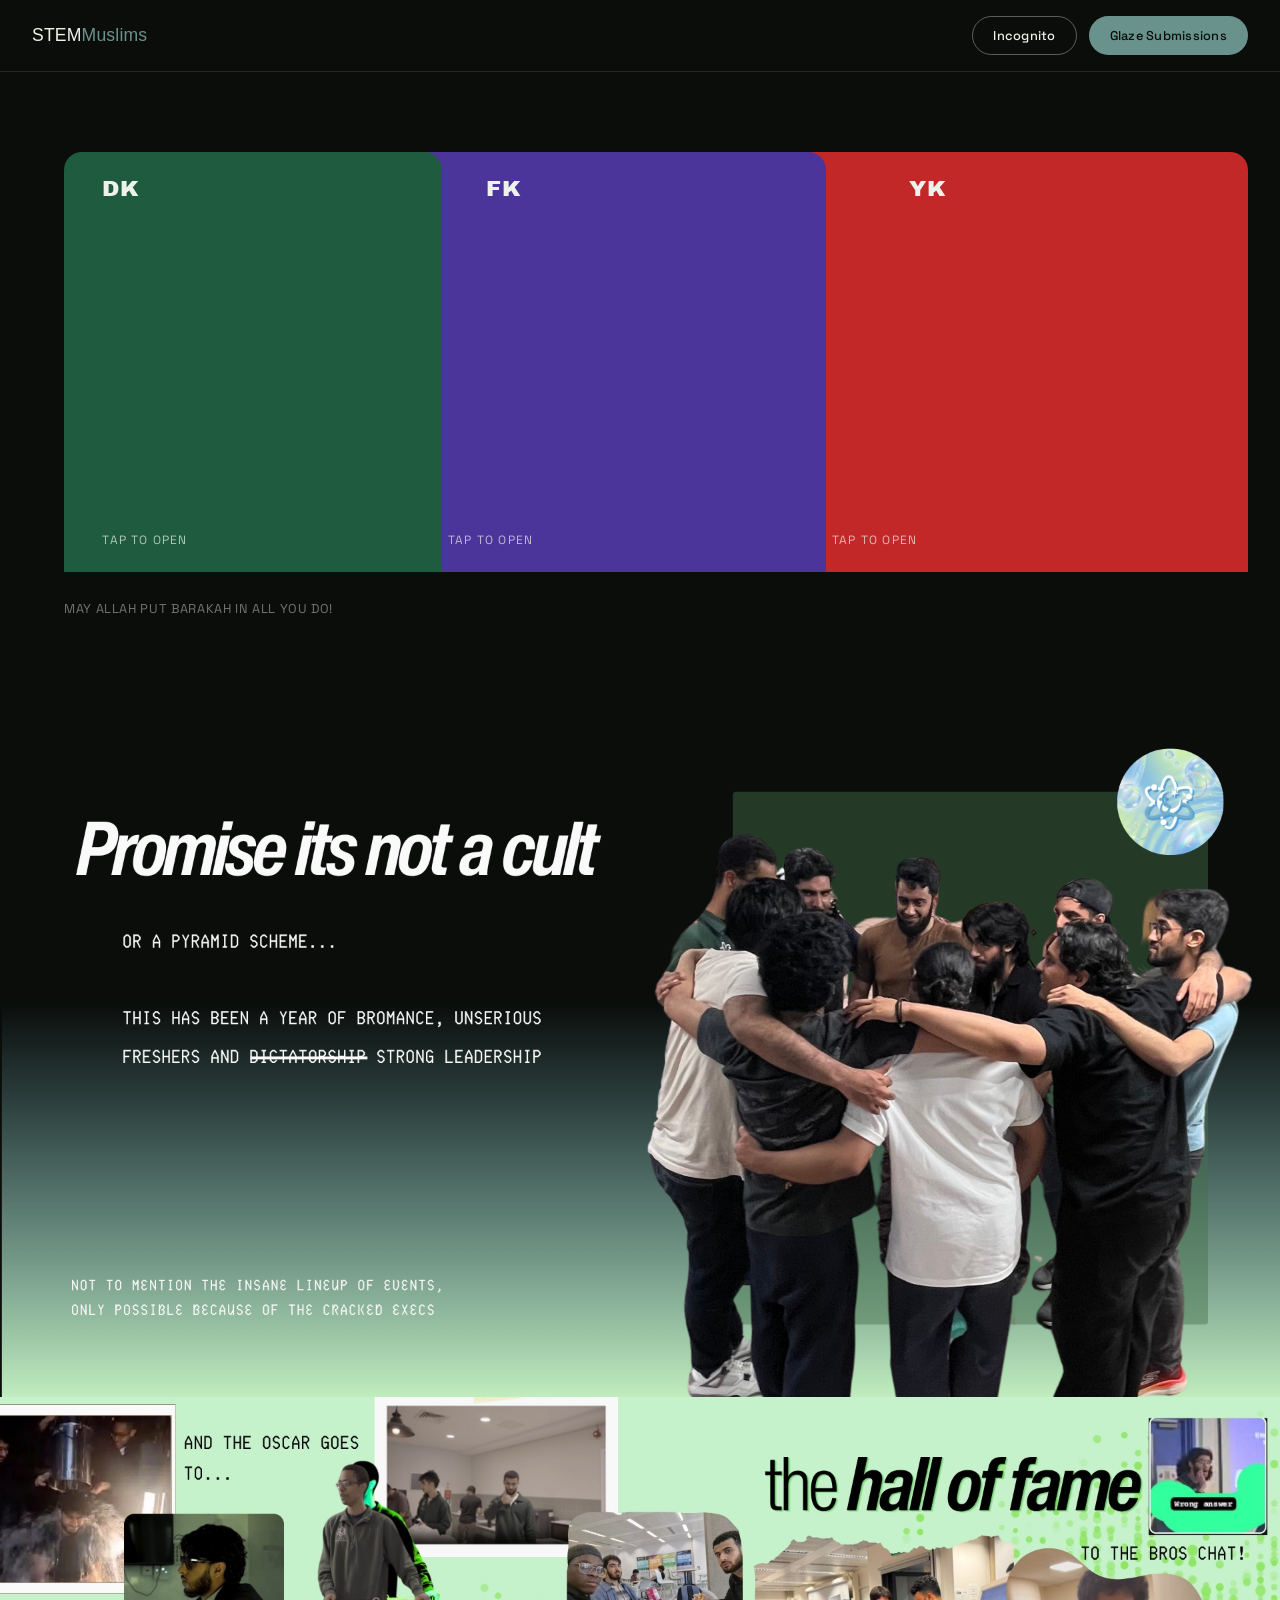
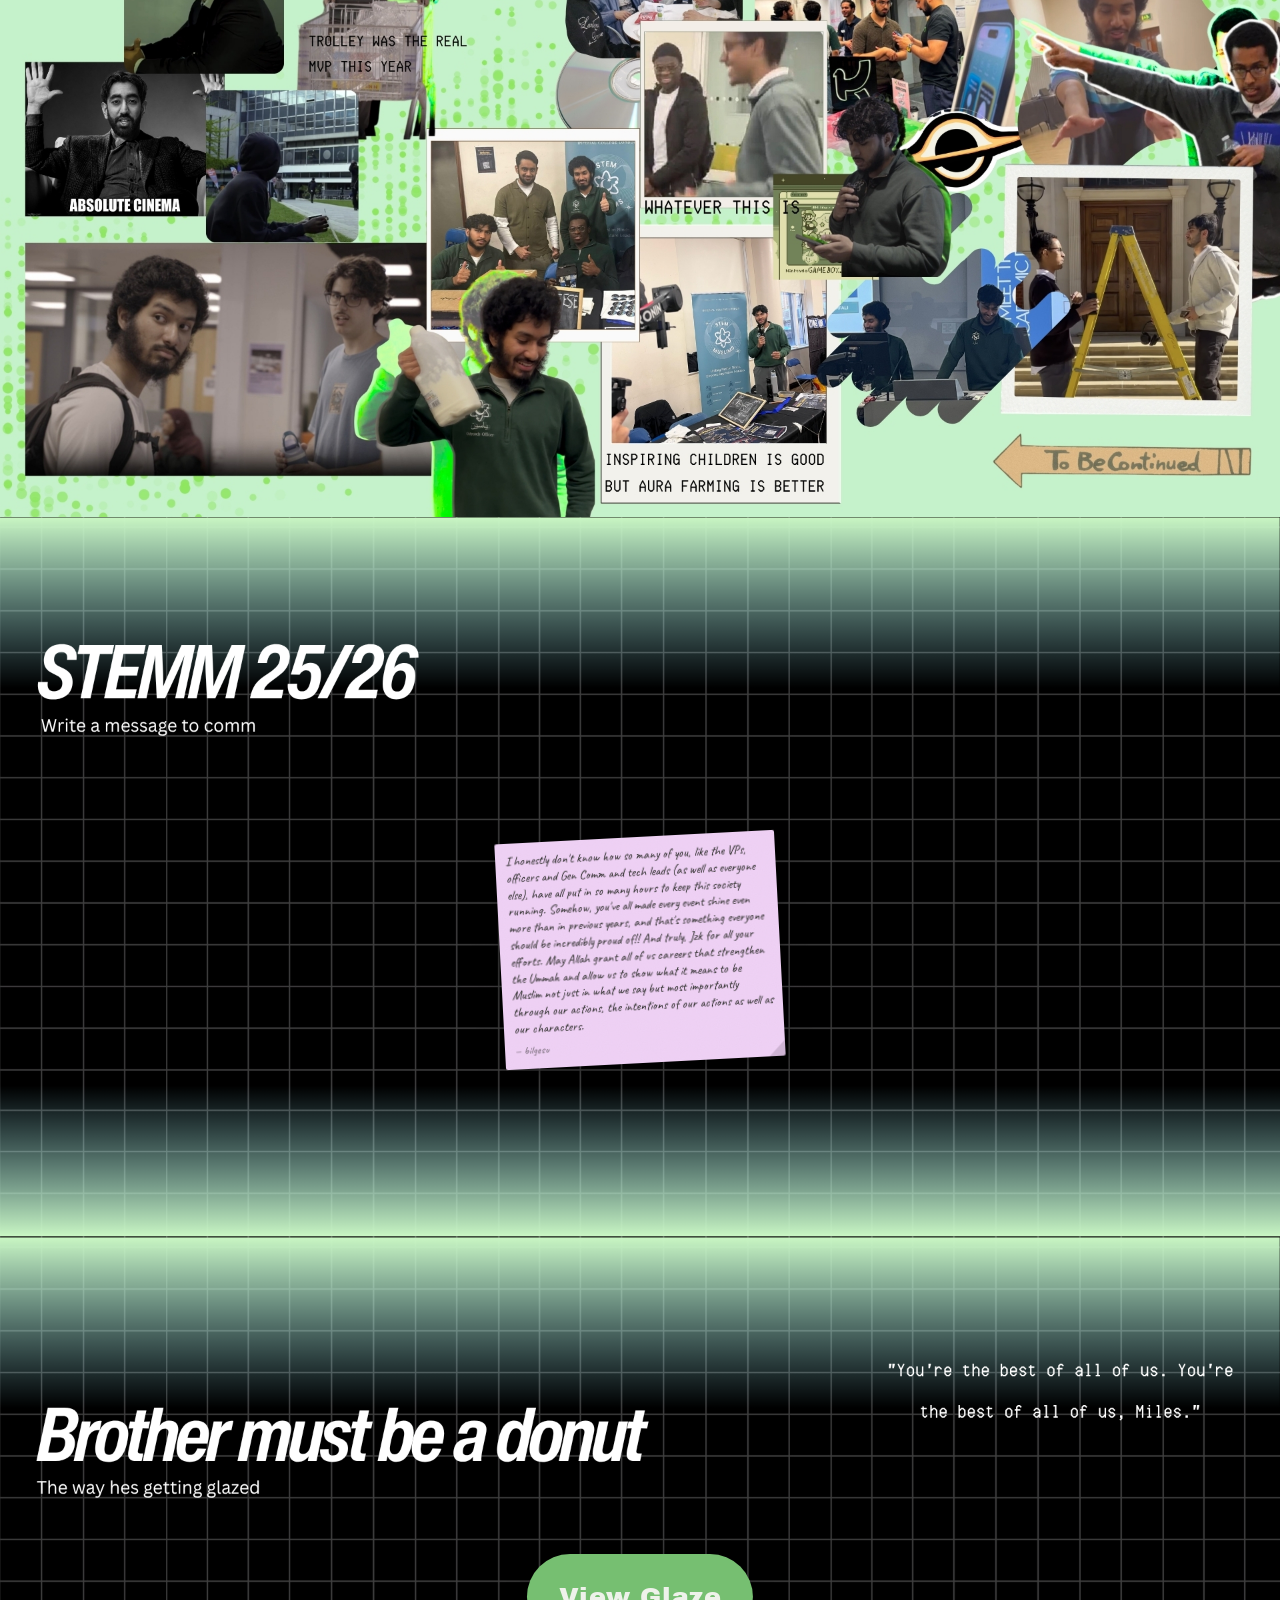
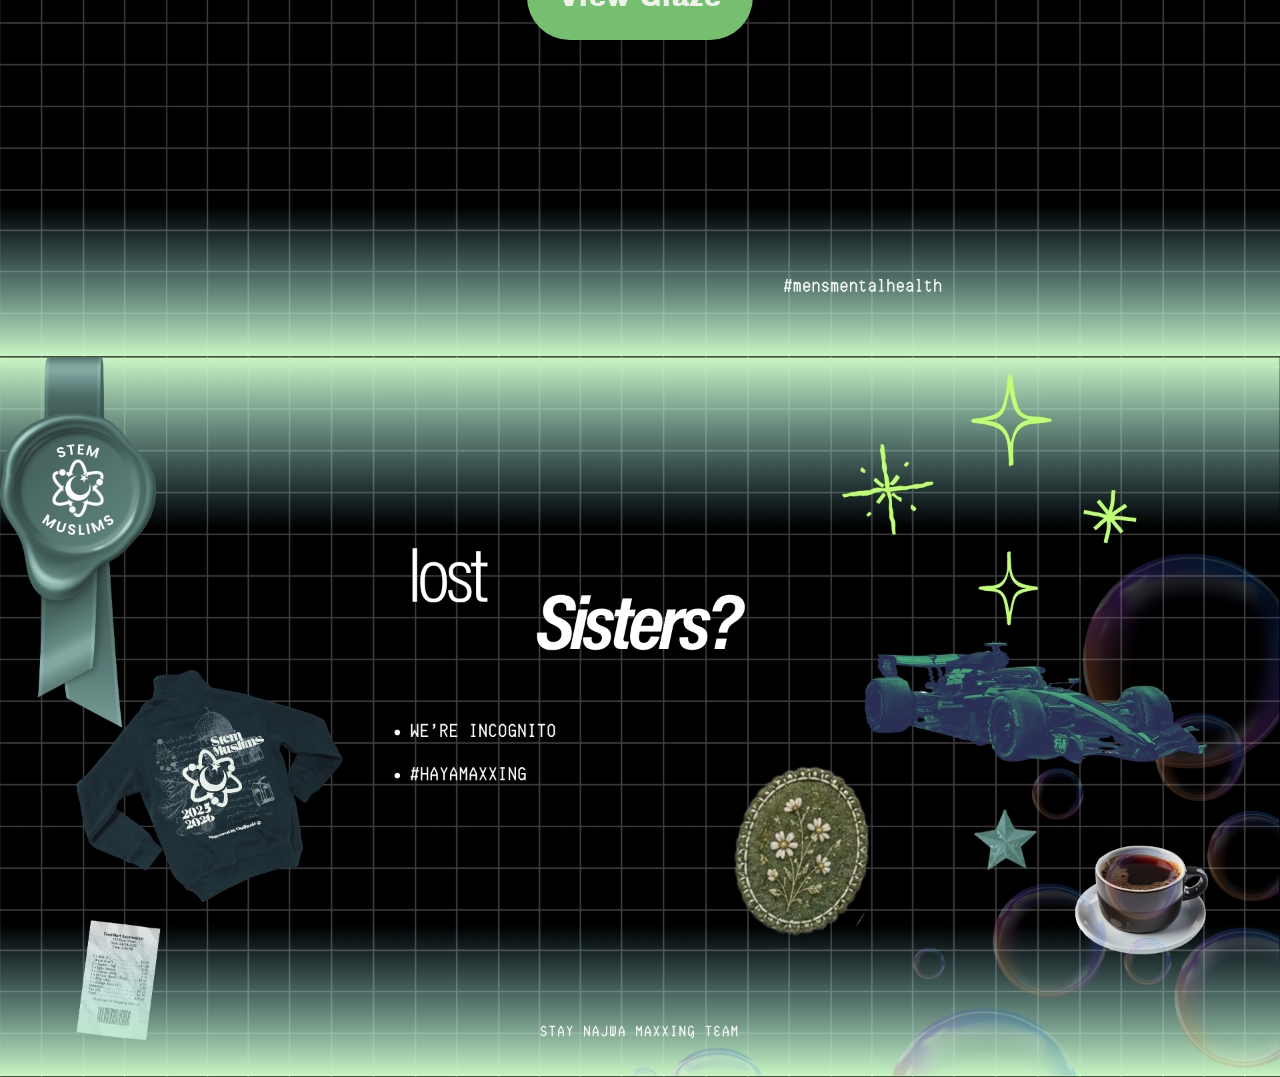
<file: index.html>
<!DOCTYPE html>
<html lang="en">
<head>
<meta charset="UTF-8">
<meta name="viewport" content="width=device-width, initial-scale=1.0">
<title>STEM Muslims</title>
<link rel="stylesheet" href="style.css">
</head>
<body>

  <header class="banner">
    <a href="/"><div class="logo">STEM<span>Muslims</span></div></a>
    <div class="banner-buttons">
      <a href="incognito.html" class="chip-btn ghost">Incognito</a>
      <a href="submit.html" class="chip-btn primary">Glaze Submissions</a>
    </div>
  </header>

  <section class="hero">
    <div class="folder-stack">
      <a class="tab tab-dk" href="dawud.html">
        <span class="tab-label">DK</span>
        <span class="tab-caption">tap to open</span>
      </a>
      <a class="tab tab-fk" href="faris.html">
        <span class="tab-label">FK</span>
        <span class="tab-caption">tap to open</span>
      </a>
      <a class="tab tab-yk" href="yasin.html">
        <span class="tab-label">YK</span>
        <span class="tab-caption">tap to open</span>
      </a>
    </div>
    <div class="hero-note"> May Allah put barakah in all you do! </div>
  </section>


    <section class="section section-intro-note">
      <img src="images/section-1.png" alt="">
    </section>

    <section class="section">
      <img src="images/hall-of-fame.jpg" alt="">
    </section>

    <section class="section section-general">
      <img src="images/general_bg.png" alt="">
      <div id="general-cards"></div>
    </section>

    <section class="section section-donut">
      <img src="images/donut.png" alt="">
      <a href="glaze.html"><button class="donut-submit-btn" type="button">View Glaze</button></a>
    </section>

    <section class="section">
      <img src="images/lost-sisters.jpg" alt="">
    </section>
  </div>

  <div id="general-lightbox" class="general-lightbox" aria-hidden="true">
    <div class="general-lightbox-backdrop" data-close="1"></div>
    <article class="general-lightbox-card" role="dialog" aria-modal="true" aria-label="General note focus view">
      <button type="button" class="general-lightbox-close" aria-label="Close focus view" data-close="1">x</button>
      <p id="general-lightbox-from" class="general-lightbox-from"></p>
      <p id="general-lightbox-text" class="general-lightbox-text"></p>
      <img id="general-lightbox-image" class="general-lightbox-image" alt="Focused note image">
    </article>
  </div>

  <script src="appreciationwall.js"></script>
  <script>
    const generalContainer = document.getElementById("general-cards");
    const generalLightbox = document.getElementById("general-lightbox");
    const generalLightboxFrom = document.getElementById("general-lightbox-from");
    const generalLightboxText = document.getElementById("general-lightbox-text");
    const generalLightboxImage = document.getElementById("general-lightbox-image");

    function normalizeGeneralMessages(rawMessages) {
      return (Array.isArray(rawMessages) ? rawMessages : [])
        .map((value) => {
          if (typeof value === "string") {
            const text = value.trim();
            return text ? { text, from: "" } : null;
          }

          if (value && typeof value === "object") {
            const text = String(value.text || value.message || "").trim();
            if (!text) return null;
            return {
              text,
              from: String(value.from || "").trim()
            };
          }

          return null;
        })
        .filter(Boolean);
    }

    function buildGeneralPeopleColumns(messages, columns) {
      const safeColumns = Math.max(1, Number(columns) || 1);
      const buckets = Array.from({ length: safeColumns }, () => []);

      messages.forEach((message, index) => {
        buckets[index % safeColumns].push(message);
      });

      return buckets.map((bucket, index) => ({
        person: `general-${index + 1}`,
        group: "general",
        assets: [],
        messages: bucket
      }));
    }

    async function renderGeneralSection() {
      if (!generalContainer) return;
      generalContainer.textContent = "Loading submissions...";

      try {
        const response = await fetch("images/written_glaze/general/messages.json", { cache: "no-store" });
        if (!response.ok) throw new Error(`HTTP ${response.status}`);

        const rawMessages = await response.json();
        const normalizedMessages = normalizeGeneralMessages(rawMessages);
        const preferredColumns = normalizedMessages.length > 10
          ? 3
          : normalizedMessages.length > 4
            ? 2
            : 1;
        const people = buildGeneralPeopleColumns(normalizedMessages, preferredColumns);

        AppreciationWall.renderWall(generalContainer, people, {
          title: "",
          subtitle: "",
          columns: preferredColumns,
          defaultNoteColors: ["#f5f5dc", "#f0d2f6", "#d3f2eb"],
          personFavoriteColors: {}
        });
        enableGeneralFocusView();
      } catch (_) {
        generalContainer.innerHTML = "";
        const fallback = document.createElement("p");
        fallback.className = "empty-note";
        fallback.textContent = "Could not load general messages.";
        generalContainer.appendChild(fallback);
      }
    }

    function openGeneralFocus(payload) {
      if (!generalLightbox) return;

      const fromText = payload && payload.from ? String(payload.from).trim() : "";
      const messageText = payload && payload.text ? String(payload.text).trim() : "";
      const imageSrc = payload && payload.imageSrc ? String(payload.imageSrc).trim() : "";

      generalLightboxFrom.textContent = fromText ? `from ${fromText}` : "";
      generalLightboxFrom.style.display = fromText ? "block" : "none";

      generalLightboxText.textContent = messageText;
      generalLightboxText.style.display = messageText ? "block" : "none";

      if (imageSrc) {
        generalLightboxImage.src = imageSrc;
        generalLightboxImage.style.display = "block";
      } else {
        generalLightboxImage.removeAttribute("src");
        generalLightboxImage.style.display = "none";
      }

      generalLightbox.classList.add("open");
      generalLightbox.setAttribute("aria-hidden", "false");
      document.body.style.overflow = "hidden";
    }

    function closeGeneralFocus() {
      if (!generalLightbox) return;
      generalLightbox.classList.remove("open");
      generalLightbox.setAttribute("aria-hidden", "true");
      document.body.style.overflow = "";
    }

    function enableGeneralFocusView() {
      if (!generalContainer || !generalLightbox) return;

      generalContainer.querySelectorAll(".aw-note-wrap").forEach((wrap) => {
        wrap.style.cursor = "pointer";
        wrap.addEventListener("click", () => {
          const assetImage = wrap.querySelector(".aw-asset-frame img");
          if (assetImage) {
            openGeneralFocus({ imageSrc: assetImage.src });
            return;
          }

          const textNode = wrap.querySelector(".aw-note > div:not(.aw-fold):not(.aw-tape)");
          const fromNode = wrap.querySelector(".aw-note-from");
          openGeneralFocus({
            text: textNode ? textNode.textContent : "",
            from: fromNode ? fromNode.textContent.replace(/^\s*[—-]\s*/, "") : ""
          });
        });
      });
    }

    if (generalLightbox) {
      generalLightbox.addEventListener("click", (event) => {
        const target = event.target;
        if (target && target.closest("[data-close='1']")) {
          closeGeneralFocus();
        }
      });

      window.addEventListener("keydown", (event) => {
        if (event.key === "Escape" && generalLightbox.classList.contains("open")) {
          closeGeneralFocus();
        }
      });
    }

    renderGeneralSection();
  </script>
</body>
</html>
</file>
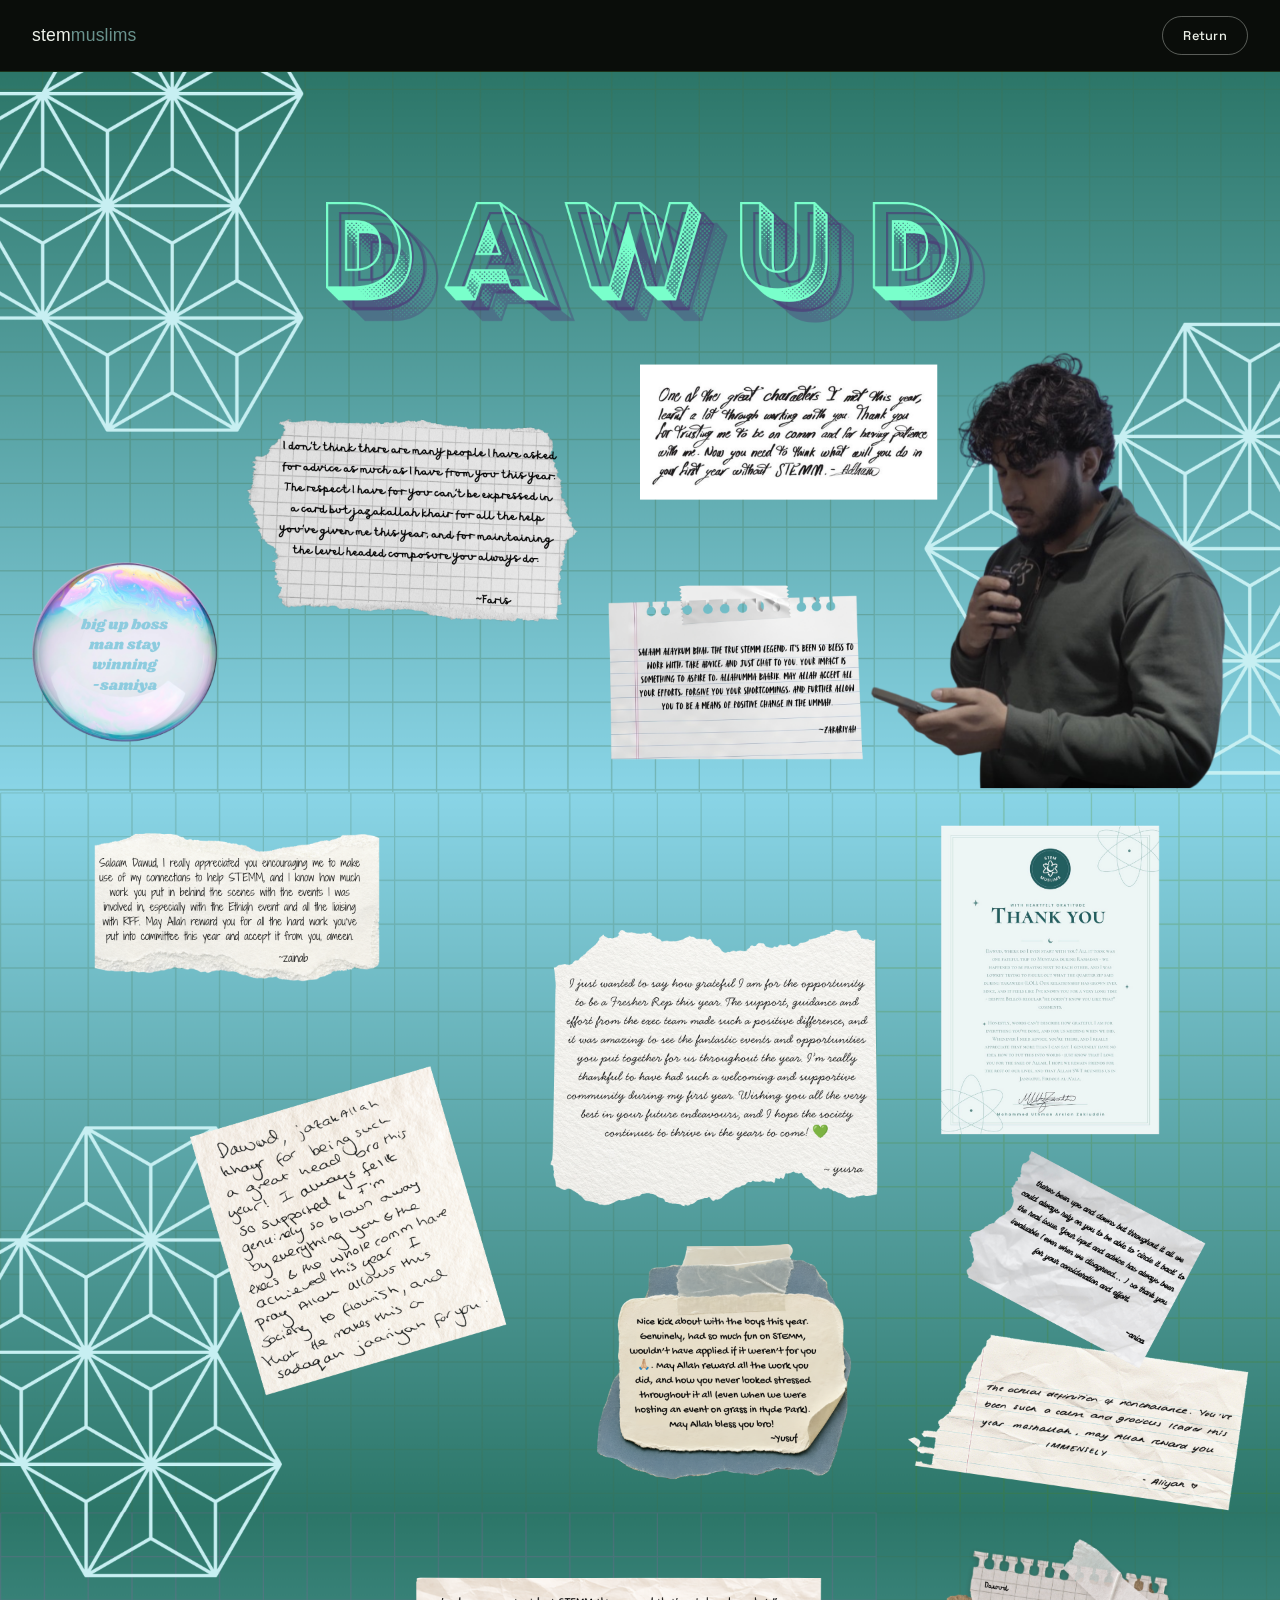
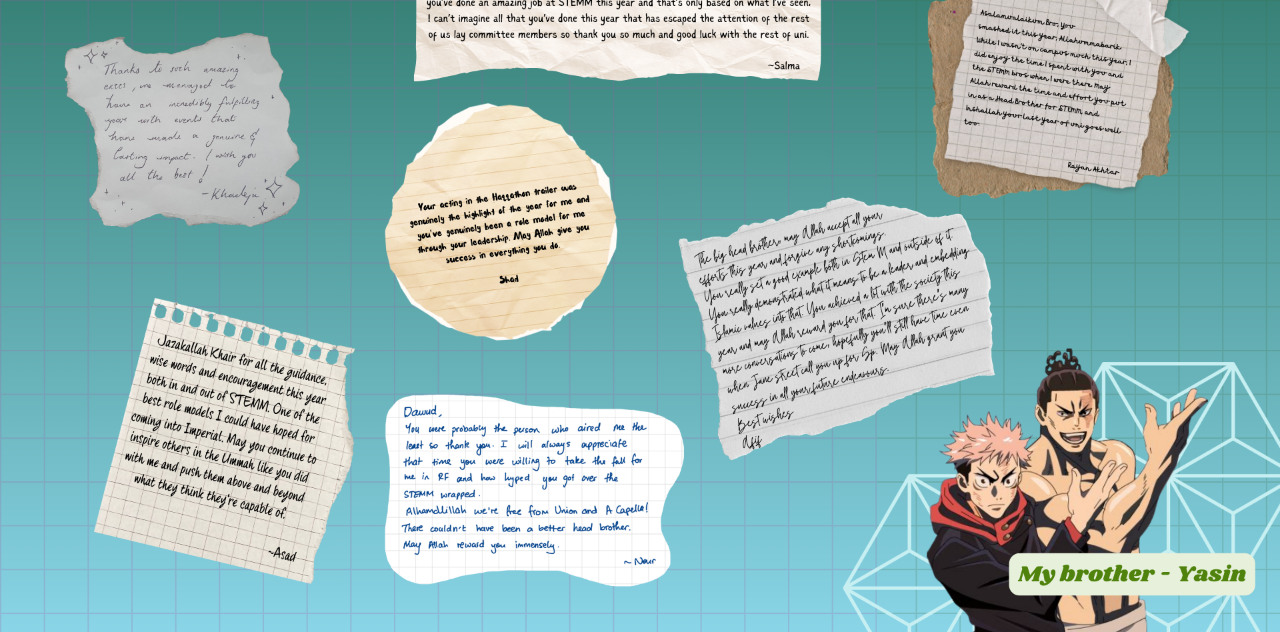
<file: dawud.html>
<!DOCTYPE html>
<html lang="en">
<head>
<meta charset="UTF-8">
<meta name="viewport" content="width=device-width, initial-scale=1.0">
<title>STEM Muslims</title>
<link rel="stylesheet" href="style.css">
</head>
<body>

  <header class="banner">
    <div class="logo">stem<span>muslims</span></div>
    <div class="banner-buttons">
      <a href="/" class="chip-btn ghost">Return</a>
    </div>
  </header>

  <section class="section" alt="">
    <img src="images/dk1.png" alt="">
  </section>


    <section class="section">
      <img src="images/dk2.png" alt="">
    </section>

    <section class="section">
      <img src="images/dk3.png" alt="">
    </section>
  </div>

</body>
</html>
</file>
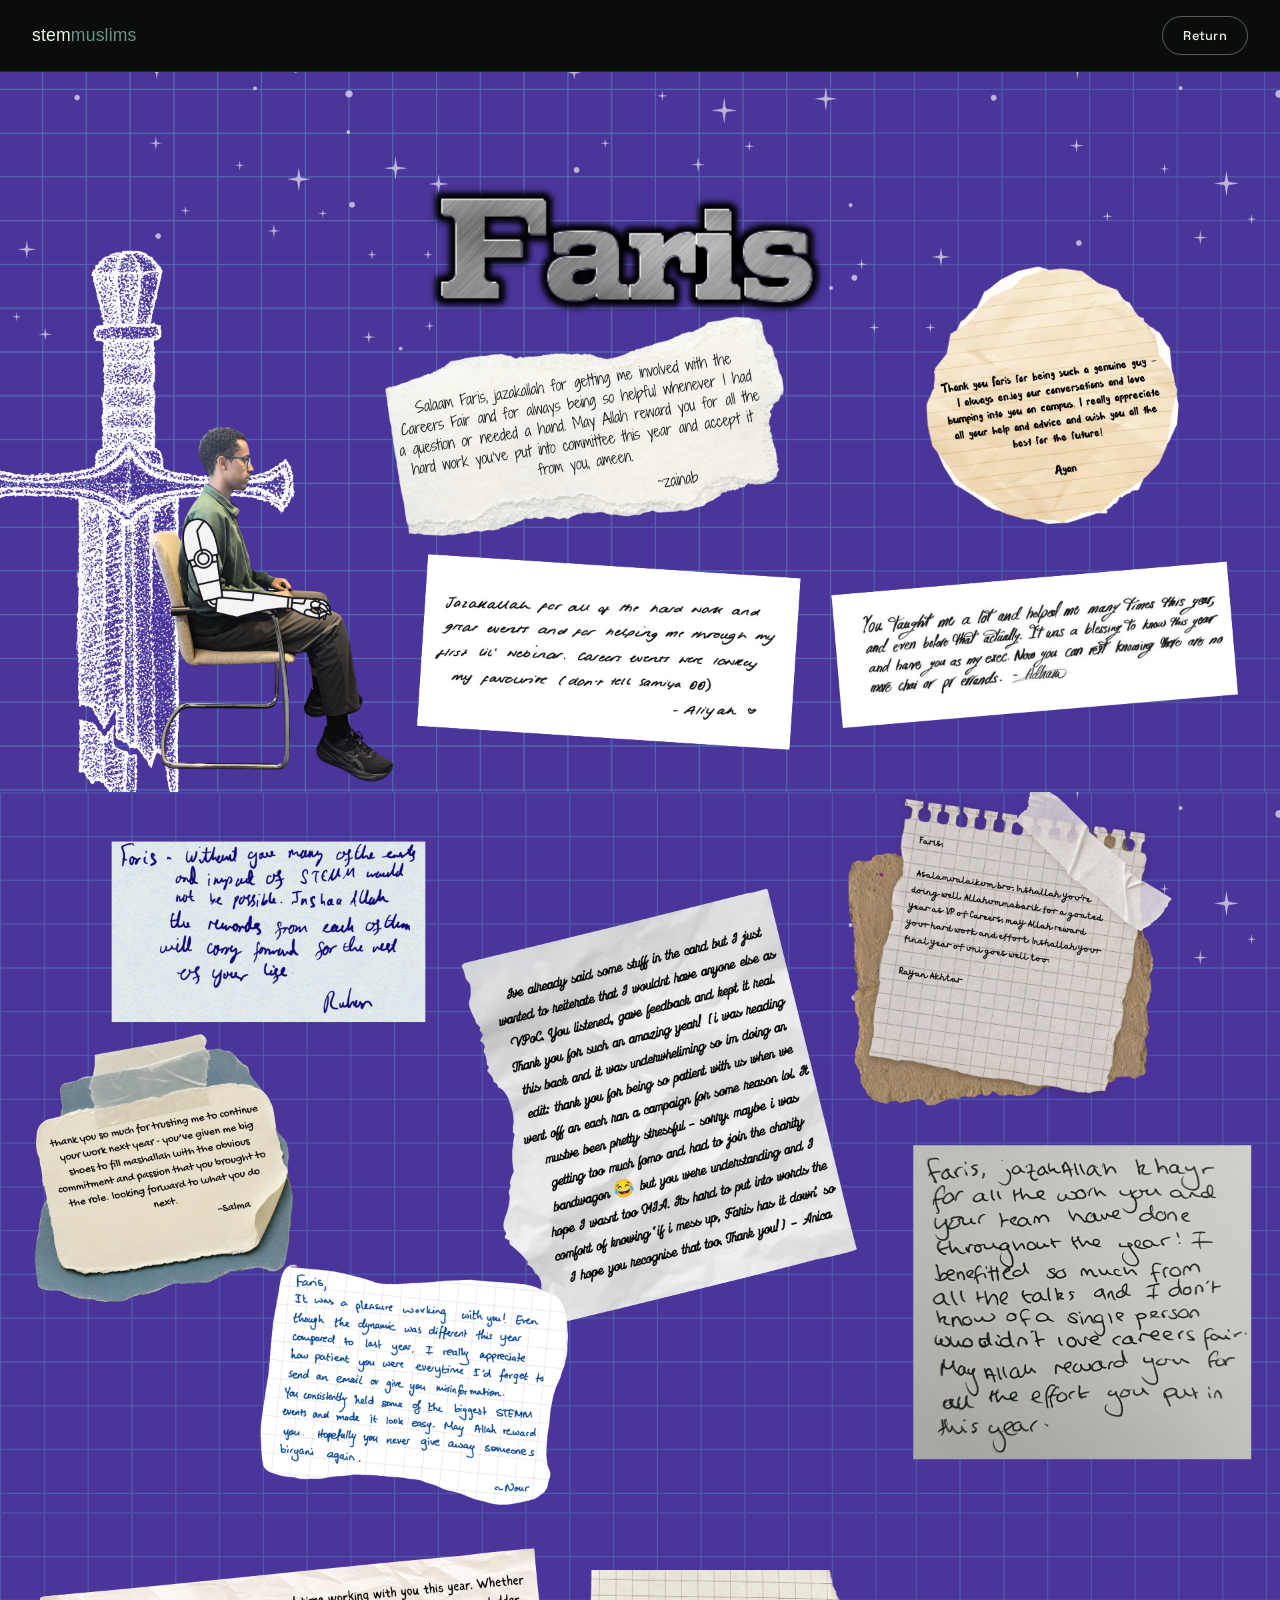
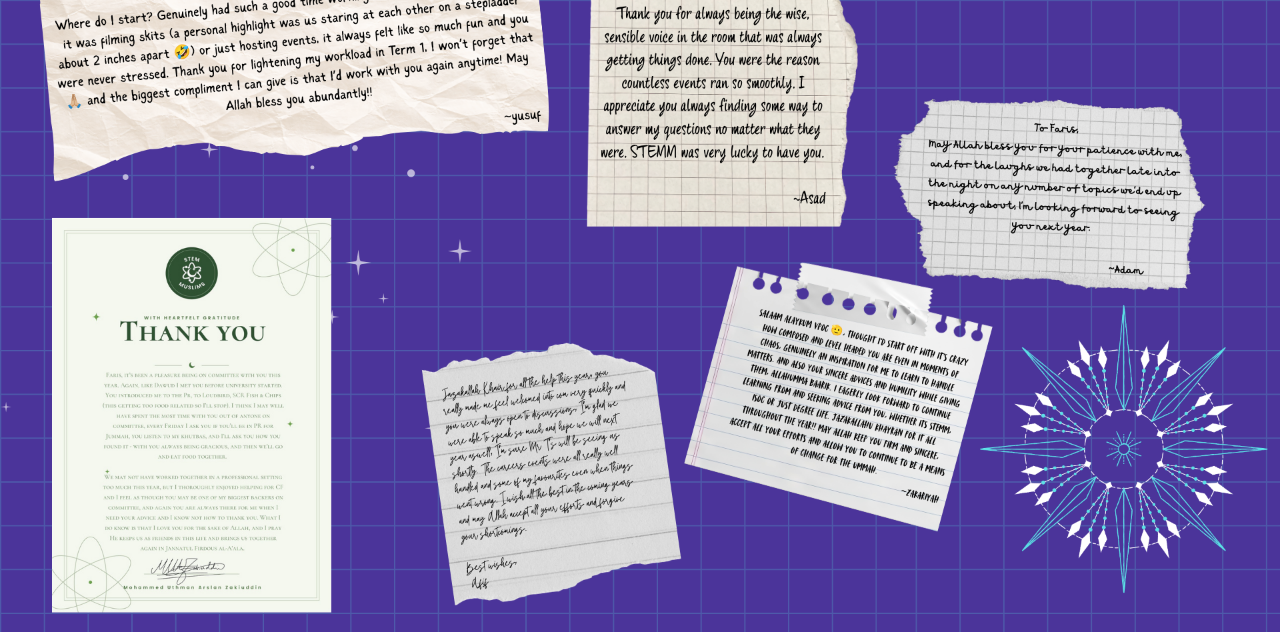
<file: faris.html>
<!DOCTYPE html>
<html lang="en">
<head>
<meta charset="UTF-8">
<meta name="viewport" content="width=device-width, initial-scale=1.0">
<title>STEM Muslims</title>
<link rel="stylesheet" href="style.css">
</head>
<body>

  <header class="banner">
    <div class="logo">stem<span>muslims</span></div>
    <div class="banner-buttons">
      <a href="/" class="chip-btn ghost">Return</a>
    </div>
  </header>

  <section class="section" alt="">
    <img src="images/fk1.png" alt="">
  </section>


    <section class="section">
      <img src="images/fk2.png" alt="">
    </section>

    <section class="section">
      <img src="images/fk3.png" alt="">
    </section>
  </div>

</body>
</html>
</file>
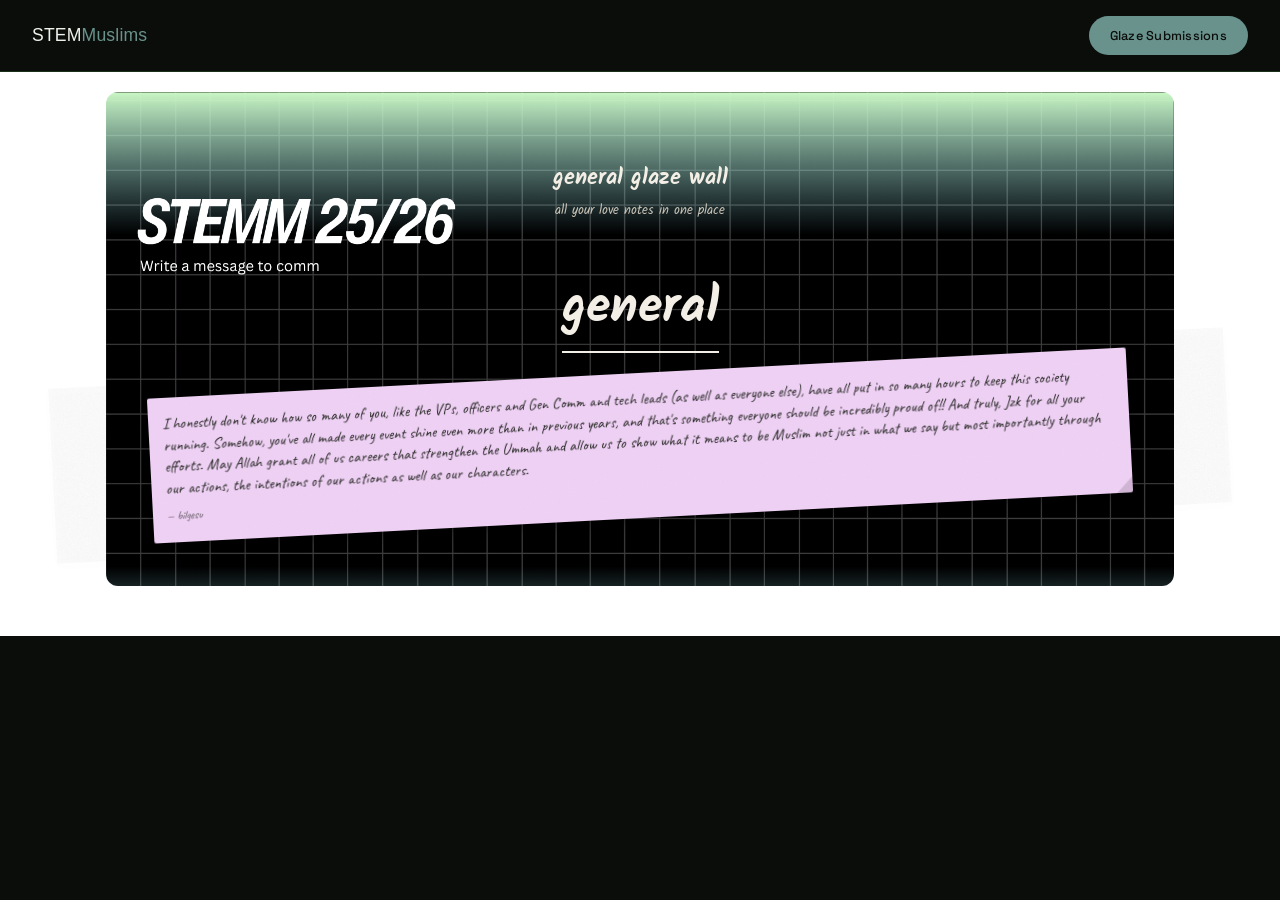
<file: general.html>
<!DOCTYPE html>
<html lang="en">
<head>
<meta charset="UTF-8">
<meta name="viewport" content="width=device-width, initial-scale=1.0">
<title>General Glaze Wall</title>
<link rel="stylesheet" href="style.css">
<style>
  body {
    background: #ffffff;
  }

  .general-board-wrap {
    width: min(1100px, 100%);
    margin: 0 auto;
    padding: 20px 16px 50px;
  }

  #my-cards {
    width: 100%;
    margin: 0;
    background-image: url("images/general_bg.png");
    background-repeat: repeat-y;
    background-size: 100% auto;
    padding: 36px 20px;
    border-radius: 12px;
  }

  @media (max-width: 700px) {
    #my-cards {
      padding: 24px 12px;
    }
  }
</style>
</head>
<body>

  <header class="banner">
    <a href="/"><div class="logo">STEM<span>Muslims</span></div></a>
    <div class="banner-buttons">
      <a href="submit.html" class="chip-btn primary">Glaze Submissions</a>
    </div>
  </header>

  <main class="general-board-wrap">
    <div id="my-cards"></div>
  </main>

  <script src="appreciationwall.js"></script>
  <script>
    const container = document.getElementById("my-cards");

    function normalizeMessages(raw) {
      return (Array.isArray(raw) ? raw : [])
        .map((value) => {
          if (typeof value === "string") {
            const text = value.trim();
            return text ? { text, from: "" } : null;
          }

          if (value && typeof value === "object") {
            const text = String(value.text || value.message || "").trim();
            if (!text) return null;
            return {
              text,
              from: String(value.from || "").trim()
            };
          }

          return null;
        })
        .filter(Boolean);
    }

    async function loadGeneralWall() {
      container.textContent = "Loading submissions...";

      try {
        const response = await fetch("images/written_glaze/general/messages.json", { cache: "no-store" });
        if (!response.ok) throw new Error(`HTTP ${response.status}`);

        const rawMessages = await response.json();
        const people = [{
          person: "general",
          group: "general",
          assets: [],
          messages: normalizeMessages(rawMessages)
        }];

        AppreciationWall.renderWall(container, people, {
          title: "general glaze wall",
          subtitle: "all your love notes in one place",
          columns: 1,
          defaultNoteColors: ["#f5f5dc", "#f0d2f6", "#d3f2eb"],
          personFavoriteColors: {}
        });
      } catch (error) {
        container.innerHTML = "";
        const fallback = document.createElement("p");
        fallback.className = "empty-note";
        fallback.textContent = "Could not load general messages.";
        container.appendChild(fallback);
      }
    }

    loadGeneralWall();
  </script>
</body>
</html>
</file>
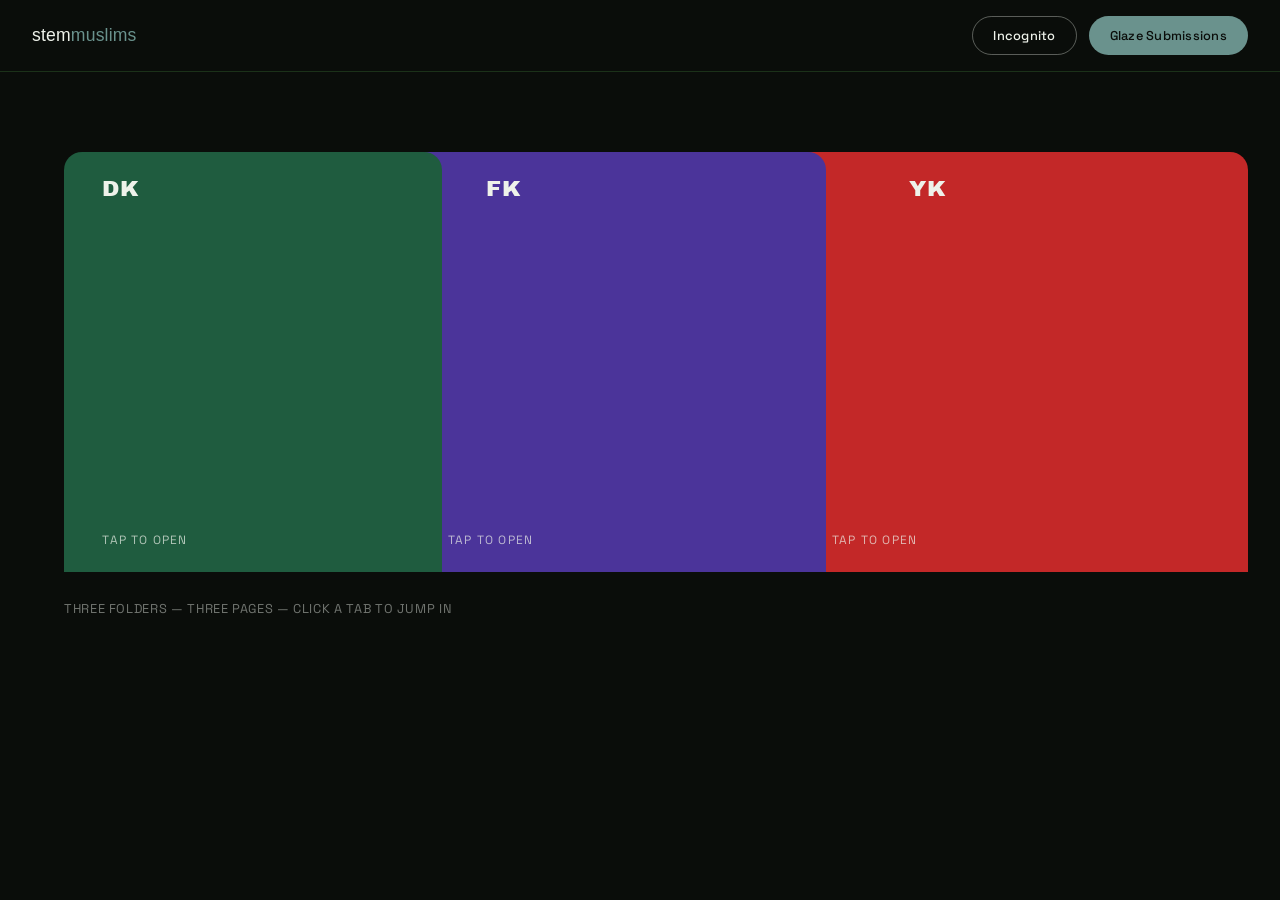
<file: index (5).html>
<!DOCTYPE html>
<html lang="en">
<head>
<meta charset="UTF-8">
<meta name="viewport" content="width=device-width, initial-scale=1.0">
<title>STEM Muslims</title>
<link rel="stylesheet" href="style.css">
</head>
<body>

  <header class="banner">
    <div class="logo">stem<span>muslims</span></div>
    <div class="banner-buttons">
      <button class="chip-btn ghost">Incognito</button>
      <button class="chip-btn primary">Glaze Submissions</button>
    </div>
  </header>

  <section class="hero">
    <div class="folder-stack">
      <a class="tab tab-dk" href="#dk">
        <span class="tab-label">DK</span>
        <span class="tab-caption">tap to open</span>
      </a>
      <a class="tab tab-fk" href="#fk">
        <span class="tab-label">FK</span>
        <span class="tab-caption">tap to open</span>
      </a>
      <a class="tab tab-yk" href="#yk">
        <span class="tab-label">YK</span>
        <span class="tab-caption">tap to open</span>
      </a>
    </div>
    <div class="hero-note">three folders — three pages — click a tab to jump in</div>
  </section>

  <div class="sections-row">
    <!-- images/section-1.jpg -->
    <section class="section" id="section-1"></section>

    <!-- images/section-2.jpg -->
    <section class="section" id="section-2"></section>

    <!-- images/section-3.jpg -->
    <section class="section" id="section-3"></section>
  </div>

</body>
</html>
</file>
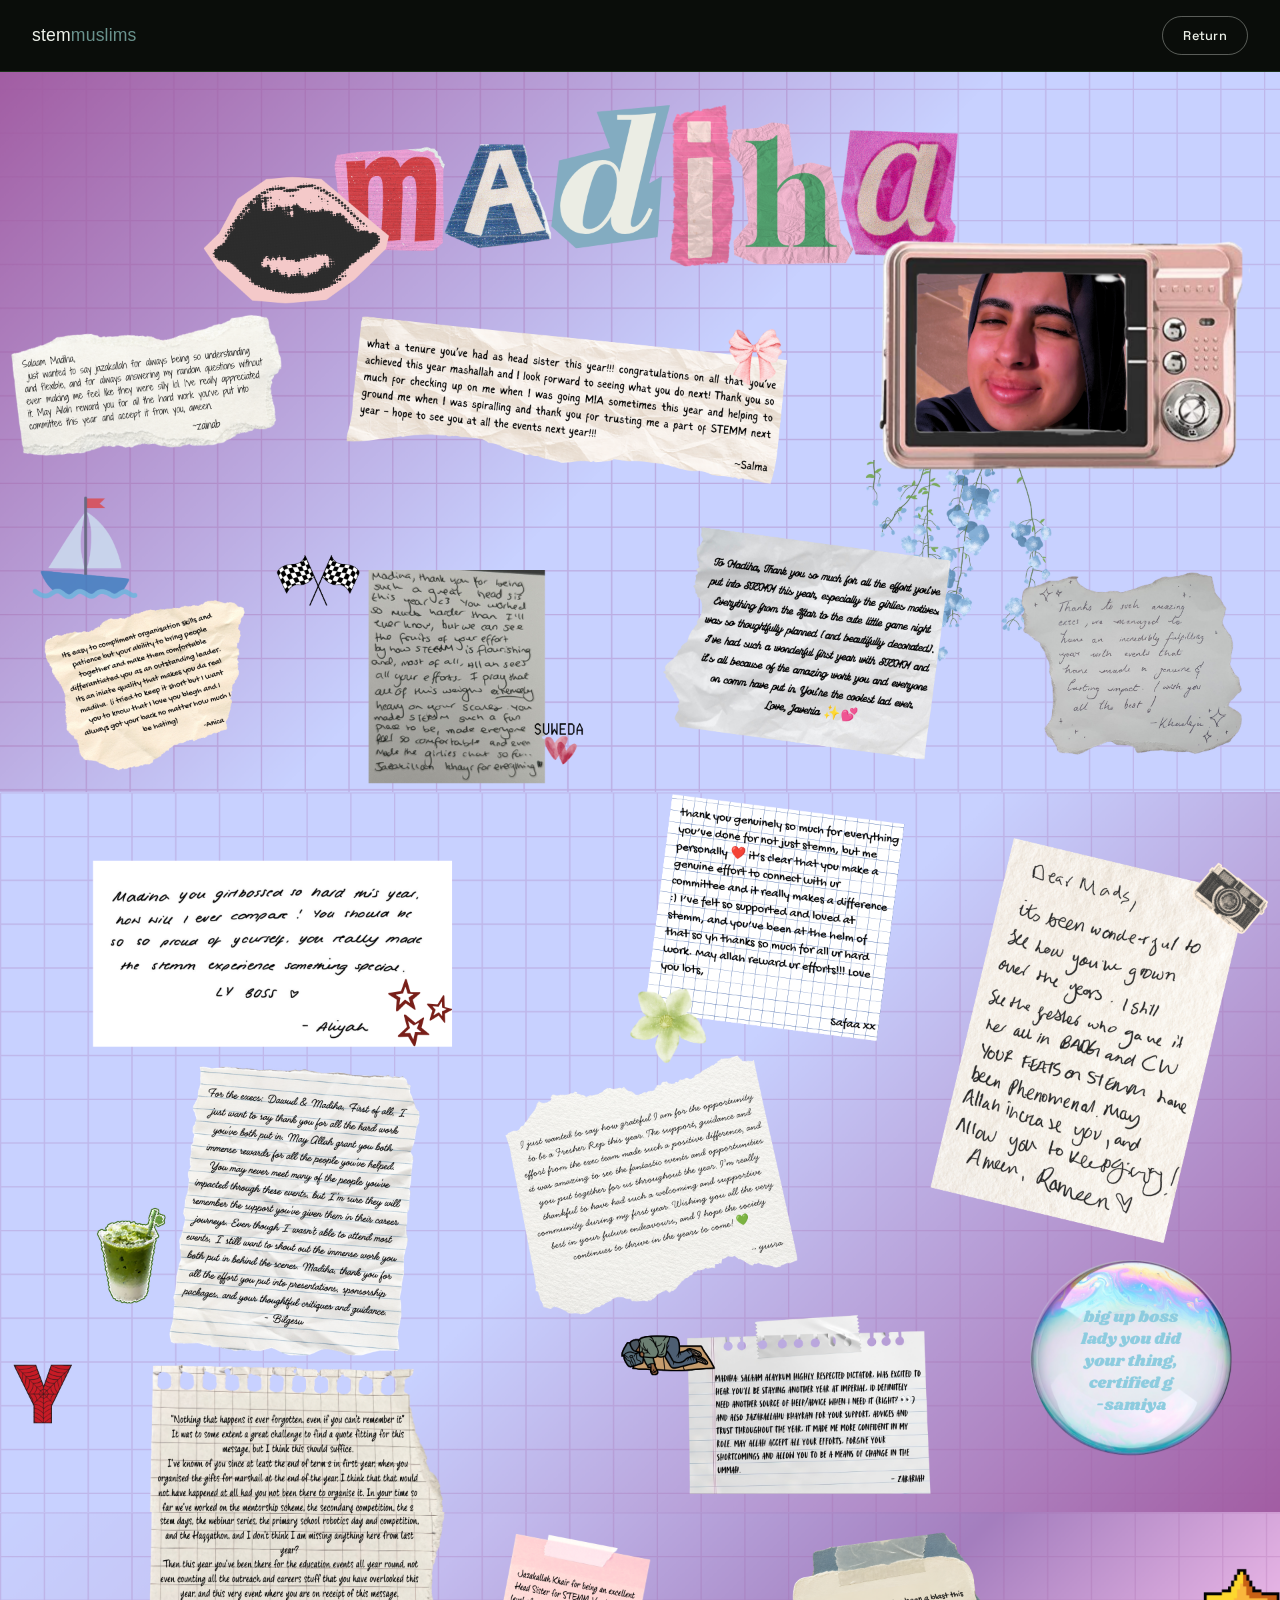
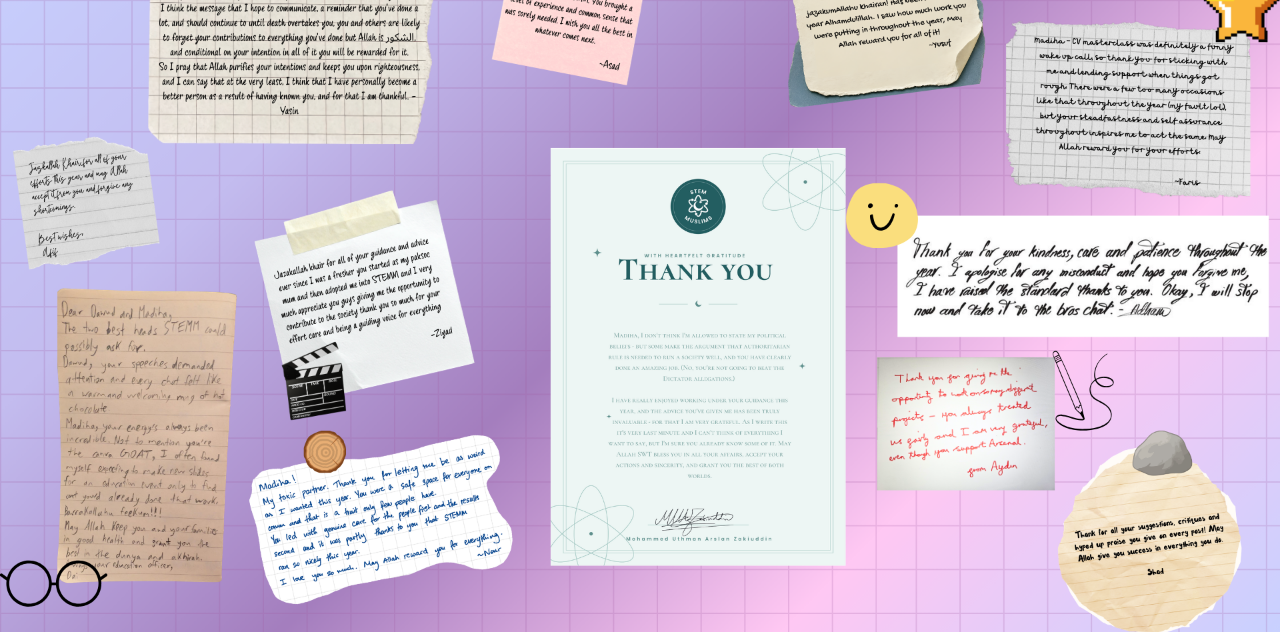
<file: madiha.html>
<!DOCTYPE html>
<html lang="en">
<head>
<meta charset="UTF-8">
<meta name="viewport" content="width=device-width, initial-scale=1.0">
<title>STEM Muslims</title>
<link rel="stylesheet" href="style.css">
</head>
<body>

  <header class="banner">
    <div class="logo">stem<span>muslims</span></div>
    <div class="banner-buttons">
      <a href="sisters.html" class="chip-btn ghost">Return</a>
    </div>
  </header>

  <section class="section" alt="">
    <img src="mq/1.png" alt="">
  </section>


    <section class="section">
      <img src="mq/2.png" alt="">
    </section>

    <section class="section">
      <img src="mq/3.png" alt="">
    </section>
  </div>

</body>
</html>
</file>
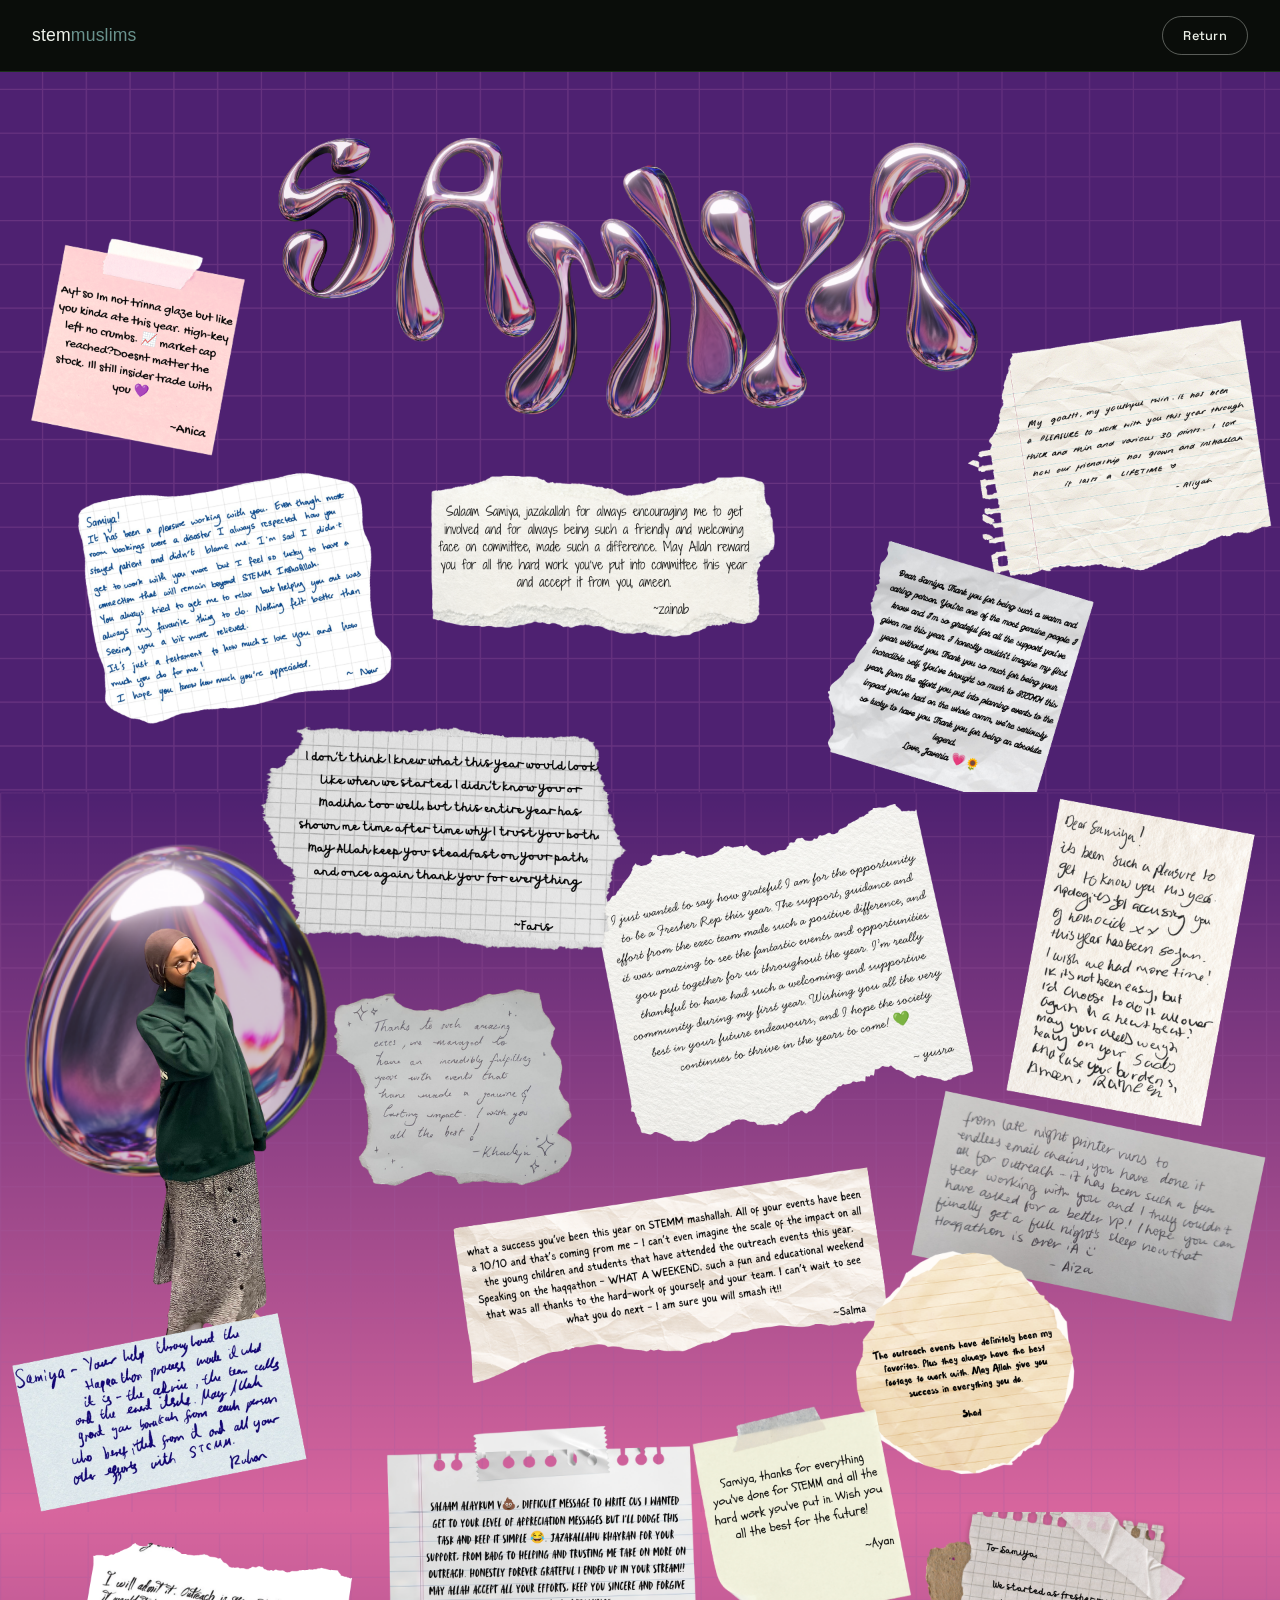
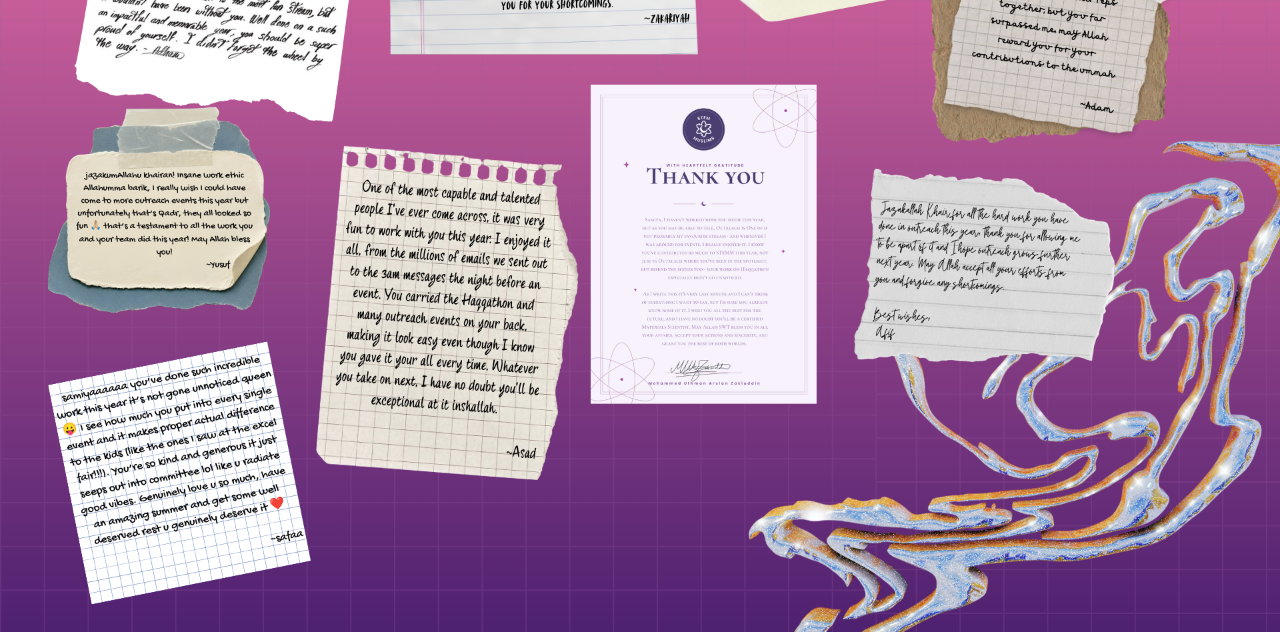
<file: samiya.html>
<!DOCTYPE html>
<html lang="en">
<head>
<meta charset="UTF-8">
<meta name="viewport" content="width=device-width, initial-scale=1.0">
<title>STEM Muslims</title>
<link rel="stylesheet" href="style.css">
</head>
<body>

  <header class="banner">
    <div class="logo">stem<span>muslims</span></div>
    <div class="banner-buttons">
      <a href="sisters.html" class="chip-btn ghost">Return</a>
    </div>
  </header>

  <section class="section" alt="">
    <img src="images/si1.png" alt="">
  </section>


    <section class="section">
      <img src="images/si2.png" alt="">
    </section>

    <section class="section">
      <img src="images/si3.png" alt="">
    </section>
  </div>

</body>
</html>
</file>
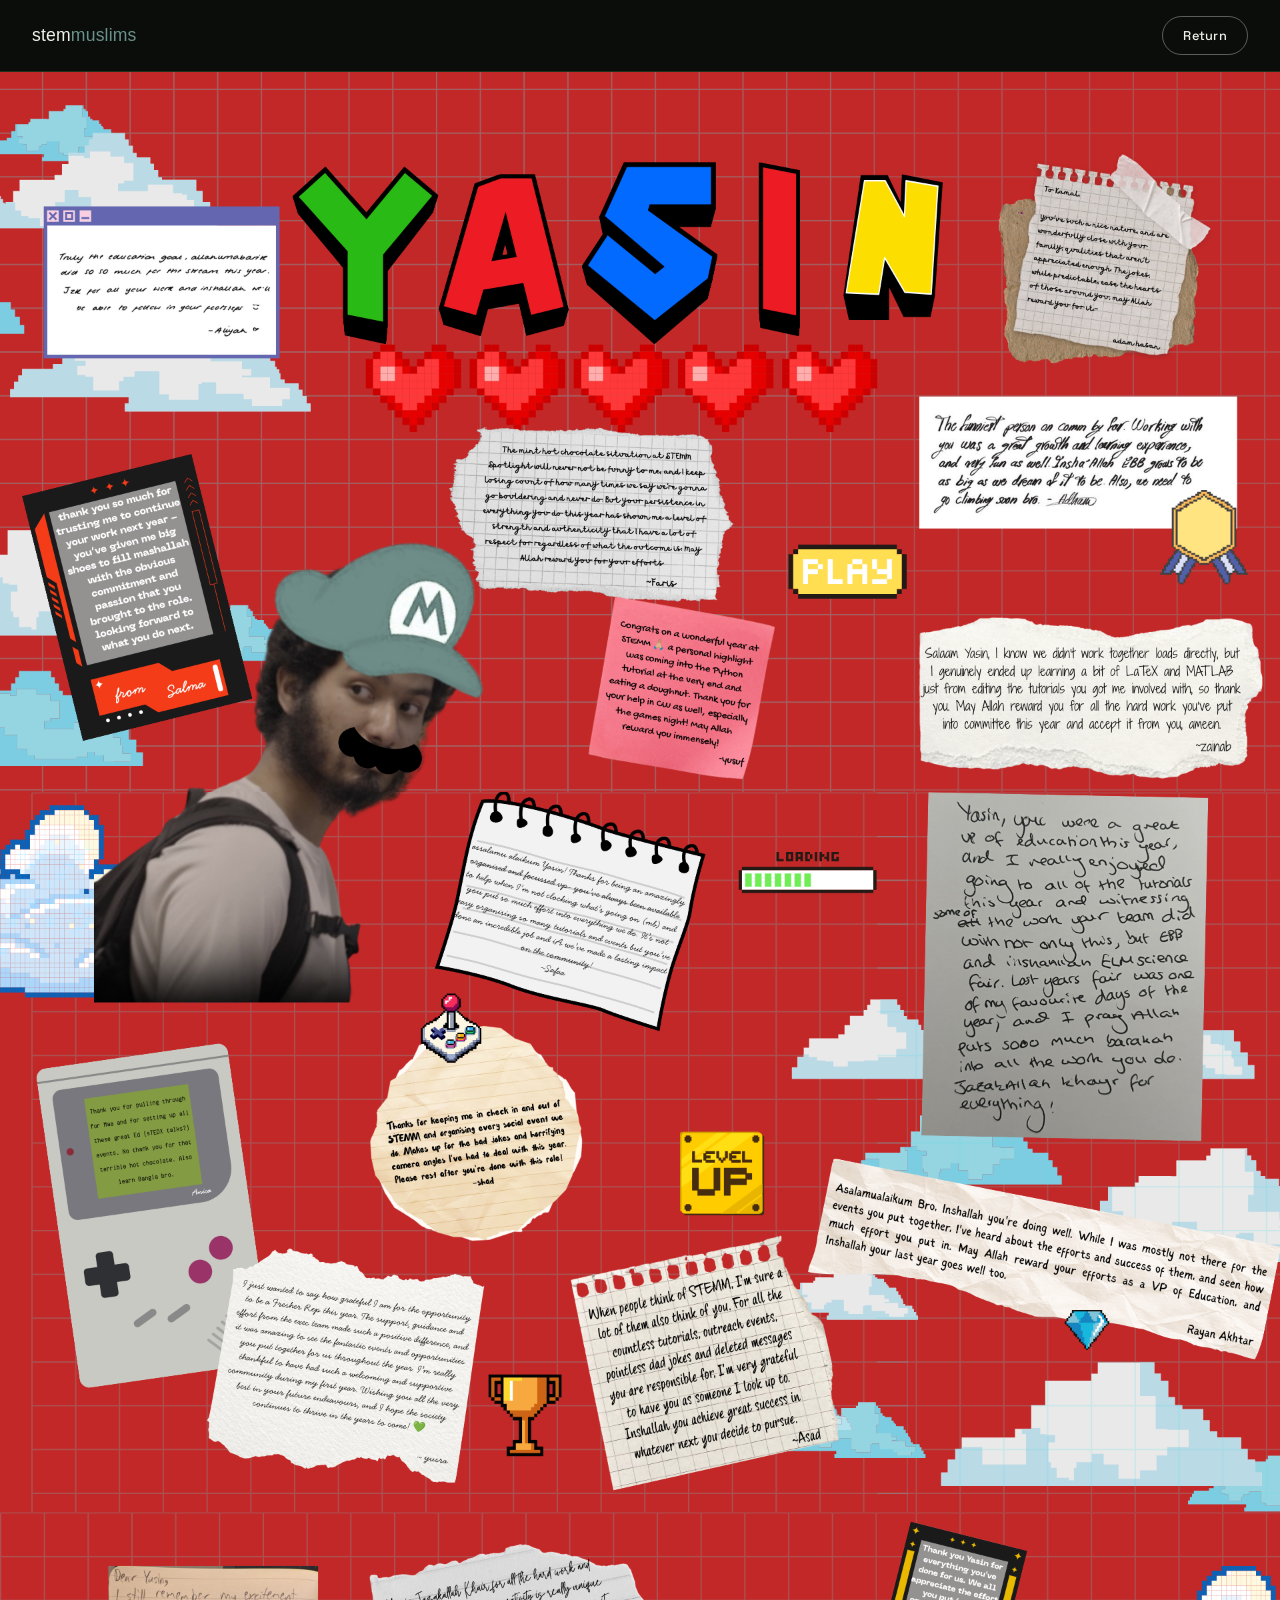
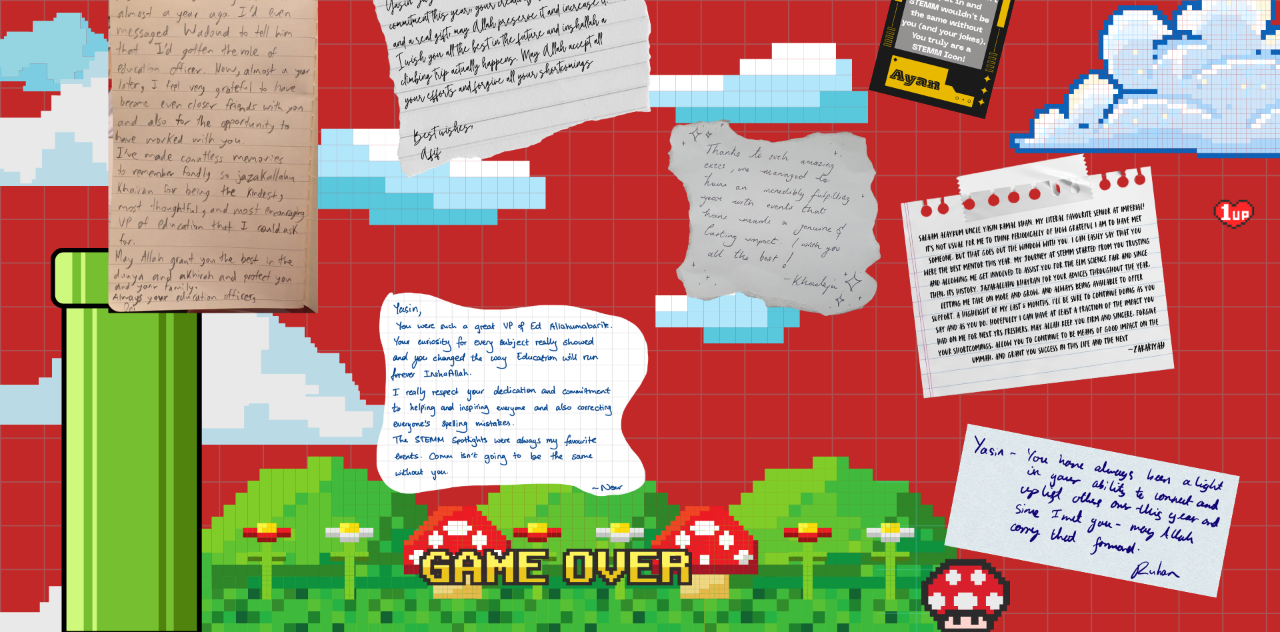
<file: yasin.html>
<!DOCTYPE html>
<html lang="en">
<head>
<meta charset="UTF-8">
<meta name="viewport" content="width=device-width, initial-scale=1.0">
<title>STEM Muslims</title>
<link rel="stylesheet" href="style.css">
</head>
<body>

  <header class="banner">
    <div class="logo">stem<span>muslims</span></div>
    <div class="banner-buttons">
      <a href="/" class="chip-btn ghost">Return</a>
    </div>
  </header>

  <section class="section" alt="">
    <img src="images/yk/1.png" alt="">
  </section>


    <section class="section">
      <img src="images/yk/2.png" alt="">
    </section>

    <section class="section">
      <img src="images/yk/3.png" alt="">
    </section>
  </div>

</body>
</html>
</file>
<file: style.css>
@import url('https://fonts.googleapis.com/css2?family=Archivo+Black&family=Space+Grotesk:wght@400;500;600&display=swap');

:root{
  --black:#0a0d0a;
  --deep:#0f1a12;
  --green-1:#1f5c3f;   /* DK */
  --green-2:#4b349a;   /* FK */
  --green-3:#c32828;   /* YK */
  --neon:#6a928d;
  --bone:#eef2ea;
  --purple-1:#a25da3; /*MQ*/
  --purple-2:#4e2171; /*SI*/
  --purple:#704471;
}

*{margin:0;padding:0;box-sizing:border-box;}

html,body{
  background:var(--black);
  font-family:'Space Grotesk',sans-serif;
  color:var(--bone);
}

a {
  text-decoration: none;
  color: inherit;
}

/* ---------- BANNER ---------- */
.banner{
  position:sticky;
  top:0;
  z-index:80;
  height:72px;
  display:flex;
  align-items:center;
  justify-content:space-between;
  padding:0 32px;
  background:var(--black);
  border-bottom:1px solid rgba(124,255,107,0.15);
}
.sistersbanner{
  position:sticky;
  top:0;
  z-index:80;
  height:72px;
  display:flex;
  align-items:center;
  justify-content:space-between;
  padding:0 32px;
  background: var(#3f203d);
  border-bottom:1px solid rgba(124,255,107,0.15);
}

.banner .logo{
  font-family:'Poppins',sans-serif;
  font-size:1.1rem;
  letter-spacing:0.01em;
  color:var(--bone);
}
.banner .logo span{ color:var(--neon); }

.banner-buttons{ display:flex; gap:12px; }

.chip-btn{
  font-family:'Space Grotesk',sans-serif;
  font-size:0.8rem;
  font-weight:500;
  letter-spacing:0.02em;
  padding:10px 20px;
  border-radius:999px;
  border:1px solid transparent;
  cursor:pointer;
  transition:all 0.2s ease;
}
.chip-btn.primary{ background:var(--neon); color:var(--black); }
.chip-btn.sister{background:var(--purple); color:var(--white);}
.chip-btn.primary:hover{ background:var(--bone); }
.chip-btn.ghost{ background:transparent; color:var(--bone); border-color:rgba(238,242,234,0.35); }
.chip-btn.ghost:hover{ border-color:var(--neon); color:var(--neon); }

/* ---------- HERO: FOLDER TABS ---------- */
.hero{
  position:relative;
  padding:80px 5vw 60px;
  background:
    var(--black);
  overflow:hidden;
}
.sisters-hero{
  position:relative;
  padding:80px 5vw 60px;
  background:
    var(#f0e1f1);
  overflow:hidden;
}

.folder-stack{
  position:relative;
  height:38vw;
  max-height:420px;
  min-height:260px;
  width:100%;
  display:flex;
}

.tab{
  position:relative;
  flex:1;
  display:flex;
  align-items:flex-start;
  justify-content:flex-start;
  padding:24px 3vw;
  cursor:pointer;
  text-decoration:none;
  color:var(--bone);
  transition:transform 0.25s ease, filter 0.25s ease;
  border-top-left-radius:18px;
  border-top-right-radius:18px;
  font-family:'Archivo Black',sans-serif;
  font-size:clamp(1rem, 2vw, 1.4rem);
  letter-spacing:0.04em;
}

.tab:hover{ transform:translateY(-10px); filter:brightness(1.15); }

.tab-dk{ background:var(--green-1); z-index:3; margin-right:-2.5vw; }
.tab-fk{ background:var(--green-2); z-index:2; margin-right:-2.5vw; padding-left:6vw; }
.tab-yk{ background:var(--green-3); z-index:1; margin-right:-2.5vw; padding-left:9vw; }
.tab-mq{ background:var(--purple-1); z-index:2; margin-right:-2.5vw; }
.tab-sq{ background:var(--purple-2); z-index:1; padding-left:6vw; }

.tab-label{
  position:relative;
  z-index:5;
}

.tab-caption{
  position:absolute;
  bottom:24px;
  left:3vw;
  font-family:'Space Grotesk',sans-serif;
  font-weight:400;
  font-size:0.75rem;
  letter-spacing:0.1em;
  text-transform:uppercase;
  opacity:0.7;
}

.hero-note{
  margin-top:28px;
  font-size:0.8rem;
  letter-spacing:0.05em;
  text-transform:uppercase;
  color:rgba(238,242,234,0.45);
}

/* ---------- IMAGE SECTIONS ---------- */
.sections-row{
  display:flex;
  flex-direction:column;
  width:100%;
}

.section{
  position:relative;
  width:100%;
  display:block;
  line-height:0;
}

.who-is-it-btn{
  font-family:'Space Grotesk',sans-serif;
  color:white;
  position:absolute;
  top:150px;
  right:150px;
  z-index:3;
}

.someones-here{
  color:white;
  font-family:'Space Grotesk',sans-serif;
  position:absolute;
  top:150px;
  right:150px;
  z-index:3;
  text-transform:uppercase;
}

.section:first-child{ border-top:none; }

.section img{
  display:block;
  width:100%;
  height:auto;   /* section flexes to match each image's natural aspect ratio */
}

@media (max-width: 430px){
  .section-intro-note img{
    width: 82%;
    margin: 0 auto;
  }
}

@media (max-width: 390px){
  .section-intro-note img{
    width: 76%;
  }
}

.section::after{
  content:"";
  position:absolute;
  inset:0;
  pointer-events:none;
}

.section-general{
  line-height: normal;
}

#general-cards{
  position: absolute;
  inset: 0;
  z-index: 2;
  width: min(1100px, 100%);
  margin: 0 auto;
  left: 0;
  right: 0;
  height: 100%;
  overflow: hidden;
  padding: clamp(230px, 24vw, 360px) clamp(12px, 2.5vw, 24px) clamp(16px, 2.5vw, 28px);
  display: flex;
  align-items: stretch;
}

#general-cards .aw-board{
  width: 100%;
  max-height: 100%;
  overflow-y: auto;
  overflow-x: hidden;
  padding: 0.8rem 0.75rem 1rem;
}

#general-cards .aw-column{
  gap: 10px;
}

#general-cards .aw-name{
  display: none;
}

#general-cards .aw-heading{
  display: none;
}

#general-cards .aw-note-wrap{
  width: min(280px, 95%);
}

#general-cards .aw-note{
  min-height: 58px;
  padding: 10px 10px 12px;
  font-size: 0.82rem;
  line-height: 1.28;
}

#general-cards .aw-note-from{
  font-size: 0.66rem;
  margin-top: 6px;
}

#general-cards .aw-asset-frame img{
  max-height: 140px;
  object-fit: contain;
}

@media (max-width: 900px){
  #general-cards{
    padding-top: clamp(150px, 20vw, 240px);
  }
}

@media (max-width: 430px){
  #general-cards{
    padding: clamp(110px, 16vw, 160px) 8px 10px;
  }

  #general-cards .aw-board{
    padding: 0.35rem 0.25rem 0.55rem;
    gap: 0.55rem 0.45rem;
  }

  #general-cards .aw-note-wrap{
    width: min(170px, 86%);
  }

  #general-cards .aw-note{
    min-height: 44px;
    max-height: 72px;
    overflow: hidden;
    padding: 8px 8px 9px;
    font-size: 0.69rem;
    line-height: 1.2;
  }

  #general-cards .aw-note-from{
    margin-top: 4px;
    font-size: 0.57rem;
  }

  #general-cards .aw-asset-frame img{
    max-height: 84px;
  }
}

@media (max-width: 390px){
  #general-cards .aw-note-wrap{
    width: min(150px, 84%);
  }

  #general-cards .aw-note{
    max-height: 64px;
    font-size: 0.64rem;
  }

  #general-cards .aw-asset-frame img{
    max-height: 72px;
  }
}

.general-lightbox{
  position: fixed;
  inset: 0;
  z-index: 140;
  display: none;
}

.general-lightbox.open{
  display: flex;
  align-items: center;
  justify-content: center;
}

.general-lightbox-backdrop{
  position: absolute;
  inset: 0;
  background: rgba(8, 10, 8, 0.72);
  backdrop-filter: blur(3px);
}

.general-lightbox-card{
  position: relative;
  width: min(640px, calc(100% - 24px));
  max-height: calc(100vh - 36px);
  margin: 0;
  overflow: auto;
  border-radius: 10px;
  padding: 16px 18px 18px;
  background: #f6f1df;
  color: #24211a;
  box-shadow: 0 22px 44px rgba(0, 0, 0, 0.35);
}

.general-lightbox-close{
  position: sticky;
  top: 0;
  float: right;
  width: 32px;
  height: 32px;
  border: 0;
  border-radius: 999px;
  background: rgba(20, 20, 20, 0.9);
  color: #fff;
  font: 700 1rem/1 'Space Grotesk', sans-serif;
  cursor: pointer;
}

.general-lightbox-from{
  margin: 0 0 8px;
  font-family: 'Space Grotesk', sans-serif;
  font-size: 0.78rem;
  text-transform: uppercase;
  letter-spacing: 0.06em;
  color: rgba(36, 33, 26, 0.72);
}

.general-lightbox-text{
  margin: 0;
  white-space: pre-wrap;
  line-height: 1.45;
  font-size: 1rem;
}

.general-lightbox-image{
  display: none;
  width: 100%;
  height: auto;
  border-radius: 6px;
}

.section-donut{
  position: relative;
}

.donut-submit-btn{
  position: absolute;
  left: 50%;
  top: 50%;
  transform: translate(-50%, -50%);
  min-width: 220px;
  height: 86px;
  z-index: 3;
  border: 0;
  border-radius: 999px;
  background: #76bf71;
  color: var(--white);
  font-family: 'Archivo Black', sans-serif;
  font-size: clamp(1.1rem, 2.8vw, 1.6rem);
  letter-spacing: 0.02em;
  padding: 0.9rem 2rem;
  cursor: pointer;
  box-shadow: 0 8px 24px rgba(0, 0, 0, 0.28);
}

.donut-submit-btn:hover{
  filter: brightness(1.05);
}

@media (max-width: 640px){
  .donut-submit-btn{
    min-width: 180px;
    height: 74px;
    font-size: clamp(1rem, 5vw, 1.25rem);
    padding: 0.75rem 1.4rem;
    top: 56%;
  }
}

@media (max-width: 430px){
  .donut-submit-btn{
    min-width: 124px;
    height: 52px;
    font-size: 0.82rem;
    padding: 0.45rem 0.82rem;
    border-radius: 24px;
    top: 59%;
  }
}

@media (max-width: 390px){
  .donut-submit-btn{
    min-width: 112px;
    height: 46px;
    font-size: 0.75rem;
    padding: 0.38rem 0.7rem;
    top: 61%;
  }
}

/* ---------- SECTION 01: text + photo ---------- */
.section-01{
  display:grid;
  grid-template-columns:1fr 1fr;
  align-items:center;
  gap:4vw;
  padding:64px 5vw;
  min-height:520px;
}

.section-01::after{ display:none; }

.section-copy{
  display:flex;
  flex-direction:column;
  gap:22px;
  justify-content:center;
  height:100%;
}

.section-heading{
  font-family:'Archivo Black',sans-serif;
  font-style:italic;
  font-size:clamp(1.8rem, 4vw, 3rem);
  line-height:1.05;
  max-width:520px;
}

.section-sub{
  font-family:'Space Grotesk',monospace;
  font-size:0.75rem;
  letter-spacing:0.08em;
  text-transform:uppercase;
  color:var(--bone);
  opacity:0.8;
}

.section-body{
  font-family:'Space Grotesk',monospace;
  font-size:0.78rem;
  letter-spacing:0.04em;
  text-transform:uppercase;
  line-height:1.7;
  max-width:420px;
  color:var(--bone);
}


.section-footnote{
  margin-top:auto;
  padding-top:32px;
  font-family:'Space Grotesk',monospace;
  font-size:0.68rem;
  letter-spacing:0.06em;
  text-transform:uppercase;
  line-height:1.6;
}

.section-photo{
  position:relative;
}

.section-photo::before{
  content:"";
  position:absolute;
  top:-6%;
  right:-6%;
  width:88%;
  height:100%;
  z-index:0;
}

.section-photo img{
  position:relative;
  z-index:1;
  width:92%;
  margin-left:8%;
}

.badge{
  position:absolute;
  top:-8%;
  right:-2%;
  width:76px;
  height:76px;
  border-radius:50%;
  overflow:hidden;
  z-index:2;
  box-shadow:0 0 0 4px var(--black);
}

.badge img{
  width:100%;
  height:100%;
  object-fit:cover;
}

@media (max-width:900px){
  .section-01{
    grid-template-columns:1fr;
    padding:48px 6vw;
  }
  .section-photo{ order:-1; margin-bottom:32px; }
}

@media (max-width:640px){
  .banner{padding:0 16px;}
  .chip-btn{padding:8px 14px;font-size:0.72rem;}
  .hero{padding:48px 5vw 40px;}
  .folder-stack{flex-direction:column; height:auto;}
  .tab{
    border-radius:14px;
    margin:0 0 12px 0 !important;
    padding:20px 20px !important;
    min-height:90px;
  }
}

@media (max-width:430px){
  .banner{
    padding: 0 8px;
  }

  .banner .logo{
    font-size: 0.94rem;
  }

  .banner-buttons{
    gap: 6px;
  }

  .chip-btn{
    padding: 5px 8px;
    font-size: 0.58rem;
    letter-spacing: 0;
    white-space: nowrap;
  }
}

@media (max-width:390px){
  .chip-btn{
    padding: 5px 7px;
    font-size: 0.54rem;
  }
}

.board {
  padding-bottom: 50px;
}

.board-top{
  width: min(1100px, 100%);
  margin: 0 auto;
  aspect-ratio: 1920 / 1080;

  /* static background — doesn't move or change with scroll */
  background-image: url("images/glaze_top_bg.png");
  background-repeat: no-repeat;
  background-position: center;
  background-size: 100% 100%;

  color: white;
  text-align: center;
  font-family: sans-serif;
}


#my-cards{
  width: 100%;
  margin: 0 auto;
  display: grid;
  gap: 28px;
  background-image: url("images/written_glaze/girlies/glaze_bg.png");
  background-repeat: repeat-y;
  padding: 40px 40px;
}
.person-block{
  display: grid;
  gap: 16px;
}
.person-cards{
  display: flex;
  flex-wrap: wrap;
  gap: 20px;
  align-items: flex-start;
  margin: 10px;
}
.empty-note{
  margin: 0;
  opacity: 0.85;
}

.person-block .name-tag{
  justify-self: center;
}


.chip-btn.sister-submit{
  margin-top: 40px;
  display: block;
  justify-self: right;
  background: var(--purple);
  color: white;
  margin-right: 24px;
}
</file>
